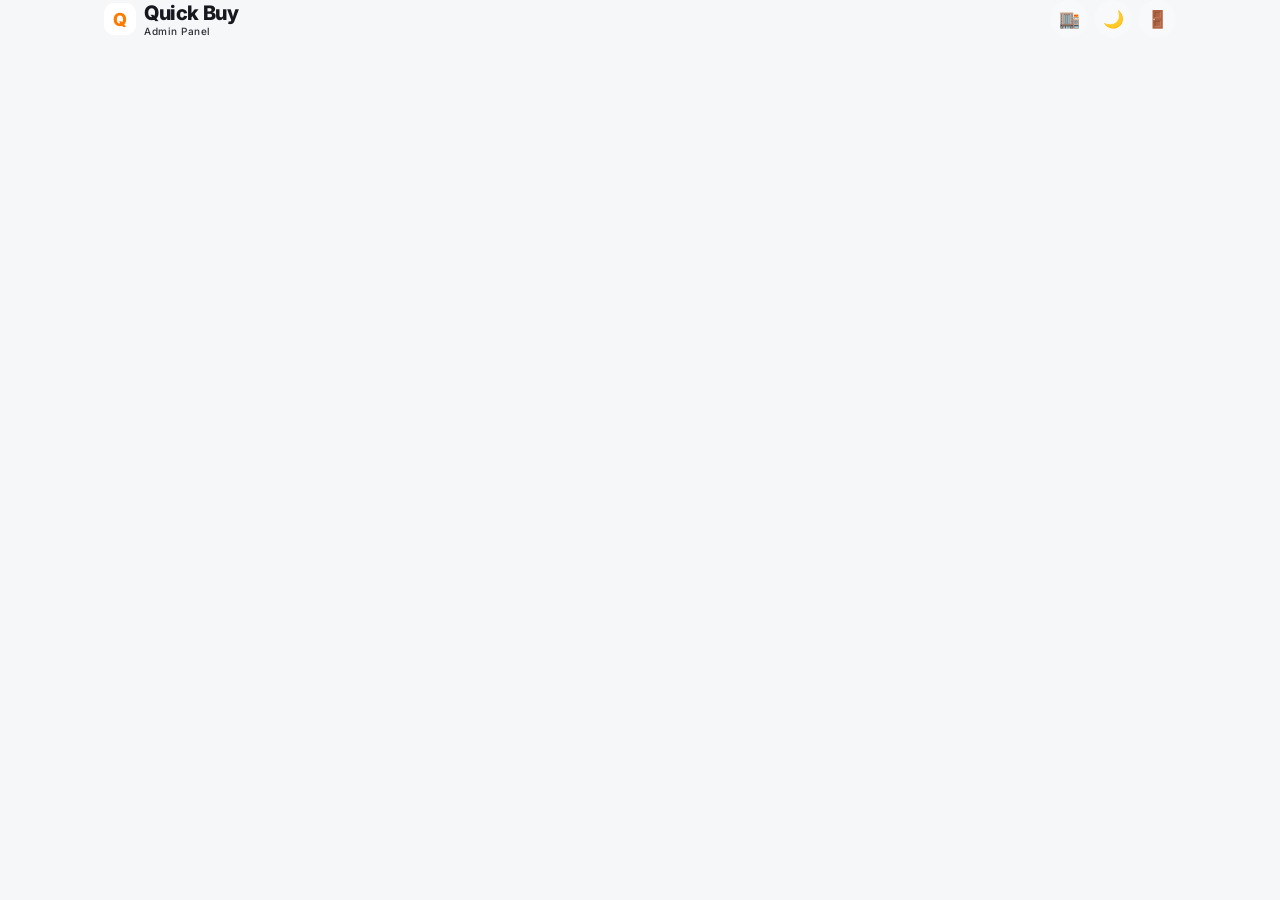
<file: admin.html>
<!DOCTYPE html>
<html lang="en">
<head>
<meta charset="UTF-8" />
<meta name="viewport" content="width=device-width, initial-scale=1, viewport-fit=cover" />
<title>Admin Panel — Quick Buy</title>
<meta name="description" content="Quick Buy admin panel: manage products, categories, orders, users, notifications and store settings." />
<meta name="robots" content="noindex" />
<link rel="stylesheet" href="style.css" />
</head>
<body class="admin" data-page="admin">

<header class="admin-header">
  <div class="container header-row">
    <div class="logo" id="adminBrand">
      <span class="logo-mark">Q</span><span>Quick Buy<small>Admin Panel</small></span>
    </div>
    <div class="header-actions" style="margin-left:auto;display:flex;gap:6px">
      <a class="icon-btn" href="index.html" aria-label="Open store">🏬</a>
      <button class="icon-btn" data-theme-icon onclick="toggleTheme()" aria-label="Toggle dark mode">🌙</button>
      <button class="icon-btn" onclick="adminLogout()" aria-label="Logout">🚪</button>
    </div>
  </div>
</header>

<main class="container">

  <!-- Login -->
  <section id="adminLogin" style="display:none">
    <div class="panel admin-login">
      <div class="lock">🔐</div>
      <h1 class="page-title center" style="margin:8px 0 4px;font-size:20px">Admin Login</h1>
      <p class="muted center" style="margin:0 0 16px">Sign in to manage your Quick Buy store.</p>
      <form id="adminLoginForm">
        <div class="field"><label>Email</label><input id="adEmail" type="email" required placeholder="admin@quickbuy.com" /></div>
        <div class="field"><label>Password</label><input id="adPass" type="password" required placeholder="••••••••" /></div>
        <button class="btn block lg" type="submit">Login as Admin</button>
      </form>
      <p class="muted center" style="margin-top:14px">Default: <b>admin@quickbuy.com</b> / <b>admin123</b></p>
      <p class="center" style="margin-top:10px"><a class="muted" href="index.html">← Back to store</a></p>
    </div>
  </section>

  <!-- Panel -->
  <section id="adminApp" style="display:none">
    <div class="admin-tabs">
      <button class="admin-tab on" data-tab="dashboard" onclick="adminTab('dashboard')">📊 Dashboard</button>
      <button class="admin-tab" data-tab="products" onclick="adminTab('products')">📦 Products</button>
      <button class="admin-tab" data-tab="categories" onclick="adminTab('categories')">🗂️ Categories</button>
      <button class="admin-tab" data-tab="orders" onclick="adminTab('orders')">🧾 Orders</button>
      <button class="admin-tab" data-tab="users" onclick="adminTab('users')">👥 Users</button>
      <button class="admin-tab" data-tab="notifications" onclick="adminTab('notifications')">🔔 Notifications</button>
      <button class="admin-tab" data-tab="settings" onclick="adminTab('settings')">⚙️ Settings</button>
    </div>
    <div id="adminView"></div>
    <p class="muted center" style="margin:26px 0">Quick Buy Admin v1.0</p>
  </section>

</main>

<script src="script.js"></script>
<script>initAdmin();</script>
</body>
</html>
</file>
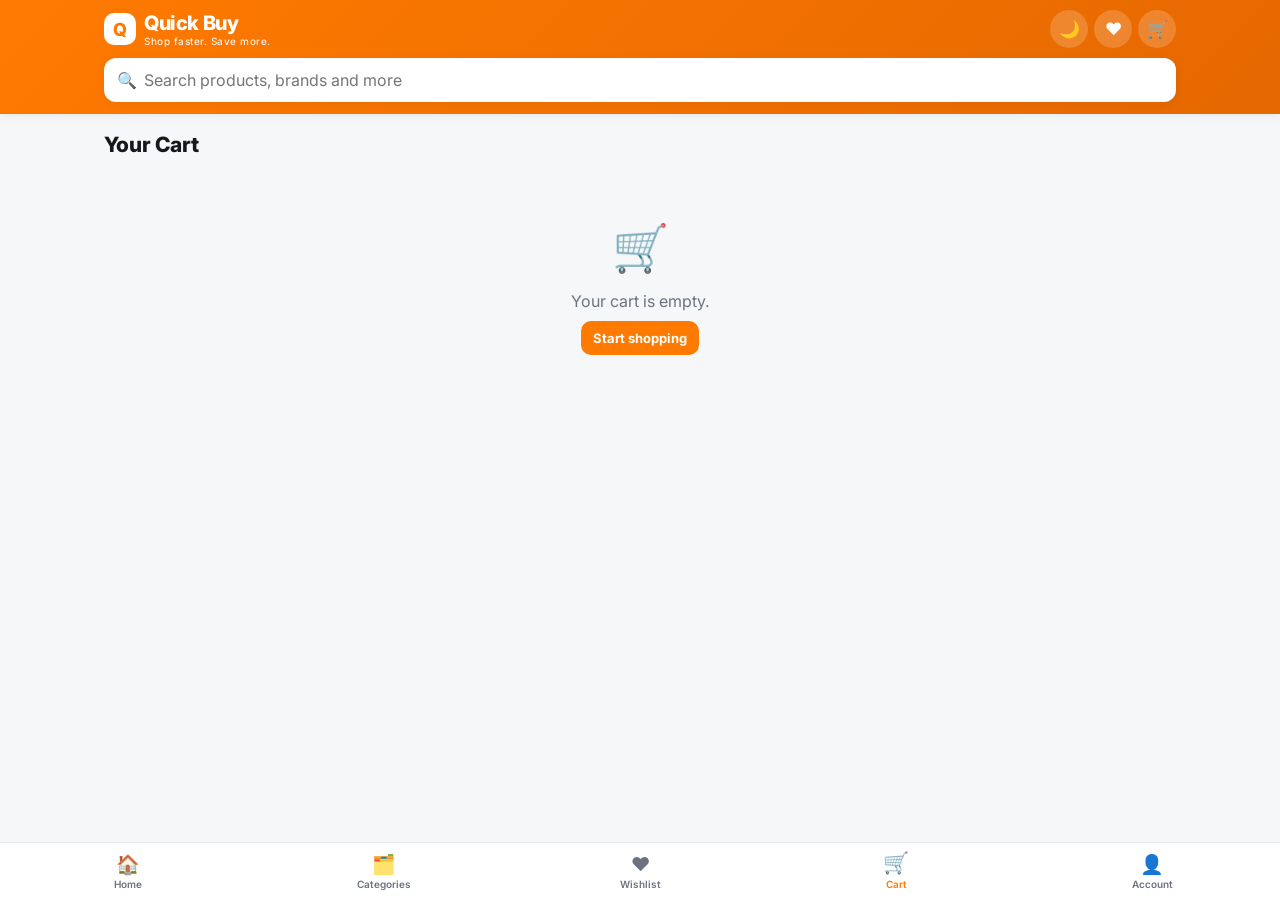
<file: cart.html>
<!DOCTYPE html>
<html lang="en">
<head>
<meta charset="UTF-8" />
<meta name="viewport" content="width=device-width, initial-scale=1, viewport-fit=cover" />
<title>Your Cart — Quick Buy</title>
<meta name="description" content="Review items in your Quick Buy cart and proceed to secure checkout." />
<link rel="stylesheet" href="style.css" />
</head>
<body data-page="cart">
<div id="header-slot"></div>
<main class="container">
  <h1 class="page-title">Your Cart</h1>
  <div id="cartList"></div>
  <div id="cartSummary" style="margin-top:14px"></div>
</main>
<div id="nav-slot"></div>
<script src="script.js"></script>
<script>mountChrome("cart"); renderCart();</script>
</body>
</html>
</file>
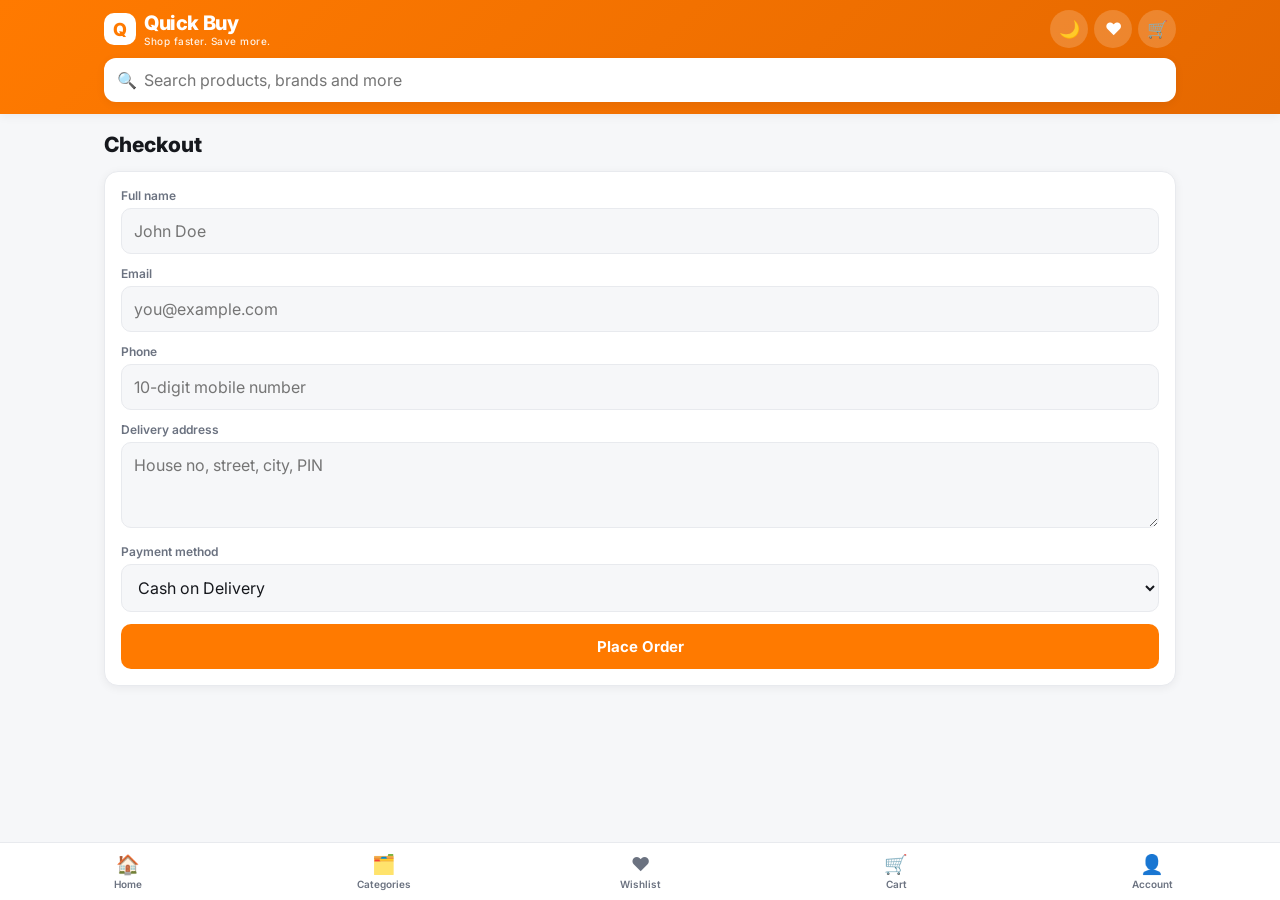
<file: checkout.html>
<!DOCTYPE html>
<html lang="en">
<head>
<meta charset="UTF-8" />
<meta name="viewport" content="width=device-width, initial-scale=1, viewport-fit=cover" />
<title>Checkout — Quick Buy</title>
<meta name="description" content="Enter your delivery details and place your Quick Buy order securely." />
<link rel="stylesheet" href="style.css" />
</head>
<body data-page="checkout">
<div id="header-slot"></div>
<main class="container" id="checkoutBody">
  <h1 class="page-title">Checkout</h1>
  <div id="checkoutSummary"></div>
  <form class="panel" id="checkoutForm" style="margin-top:14px">
    <div class="field"><label for="coName">Full name</label><input id="coName" required placeholder="John Doe" /></div>
    <div class="field"><label for="coEmail">Email</label><input id="coEmail" type="email" required placeholder="you@example.com" /></div>
    <div class="field"><label for="coPhone">Phone</label><input id="coPhone" type="tel" required pattern="[0-9]{10}" placeholder="10-digit mobile number" /></div>
    <div class="field"><label for="coAddress">Delivery address</label><textarea id="coAddress" rows="3" required placeholder="House no, street, city, PIN"></textarea></div>
    <div class="field"><label for="coPayment">Payment method</label>
      <select id="coPayment">
        <option>Cash on Delivery</option>
        <option>UPI</option>
        <option>Credit / Debit Card</option>
        <option>Net Banking</option>
      </select>
    </div>
    <button class="btn block lg" type="submit">Place Order</button>
  </form>
</main>
<div id="nav-slot"></div>
<script src="script.js"></script>
<script>mountChrome("checkout"); renderCheckout();</script>
</body>
</html>
</file>
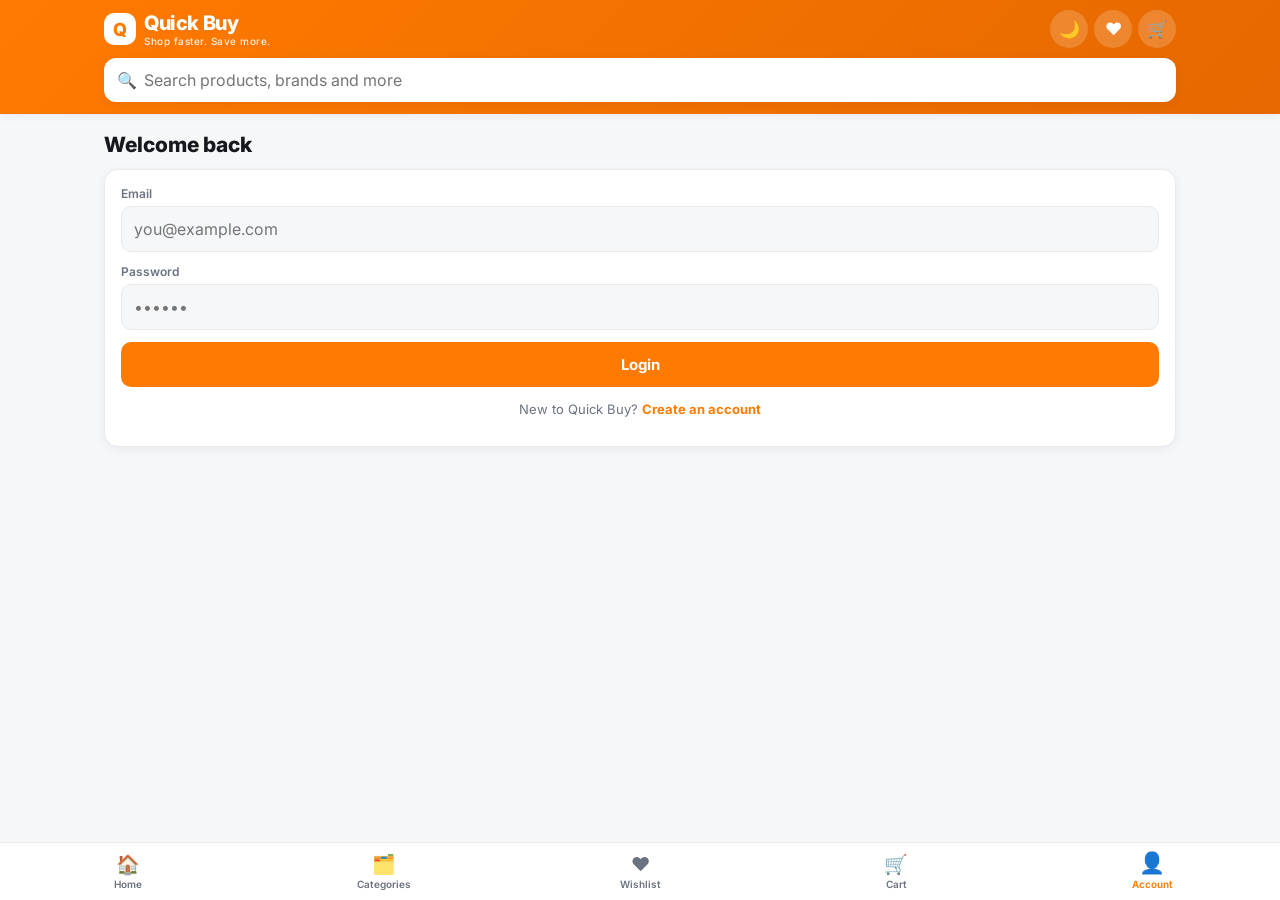
<file: login.html>
<!DOCTYPE html>
<html lang="en">
<head>
<meta charset="UTF-8" />
<meta name="viewport" content="width=device-width, initial-scale=1, viewport-fit=cover" />
<title>Login — Quick Buy</title>
<meta name="description" content="Login to your Quick Buy account to track orders and access your wishlist." />
<link rel="stylesheet" href="style.css" />
</head>
<body data-page="login">
<div id="header-slot"></div>
<main class="container">
  <h1 class="page-title">Welcome back</h1>
  <form class="panel" id="loginForm">
    <div class="field"><label for="lgEmail">Email</label><input id="lgEmail" type="email" required placeholder="you@example.com" /></div>
    <div class="field"><label for="lgPass">Password</label><input id="lgPass" type="password" required placeholder="••••••" /></div>
    <button class="btn block lg" type="submit">Login</button>
    <p class="muted center" style="margin-top:14px">New to Quick Buy? <a href="register.html" style="color:var(--orange);font-weight:700">Create an account</a></p>
  </form>
</main>
<div id="nav-slot"></div>
<script src="script.js"></script>
<script>mountChrome("account"); initLogin();</script>
</body>
</html>
</file>
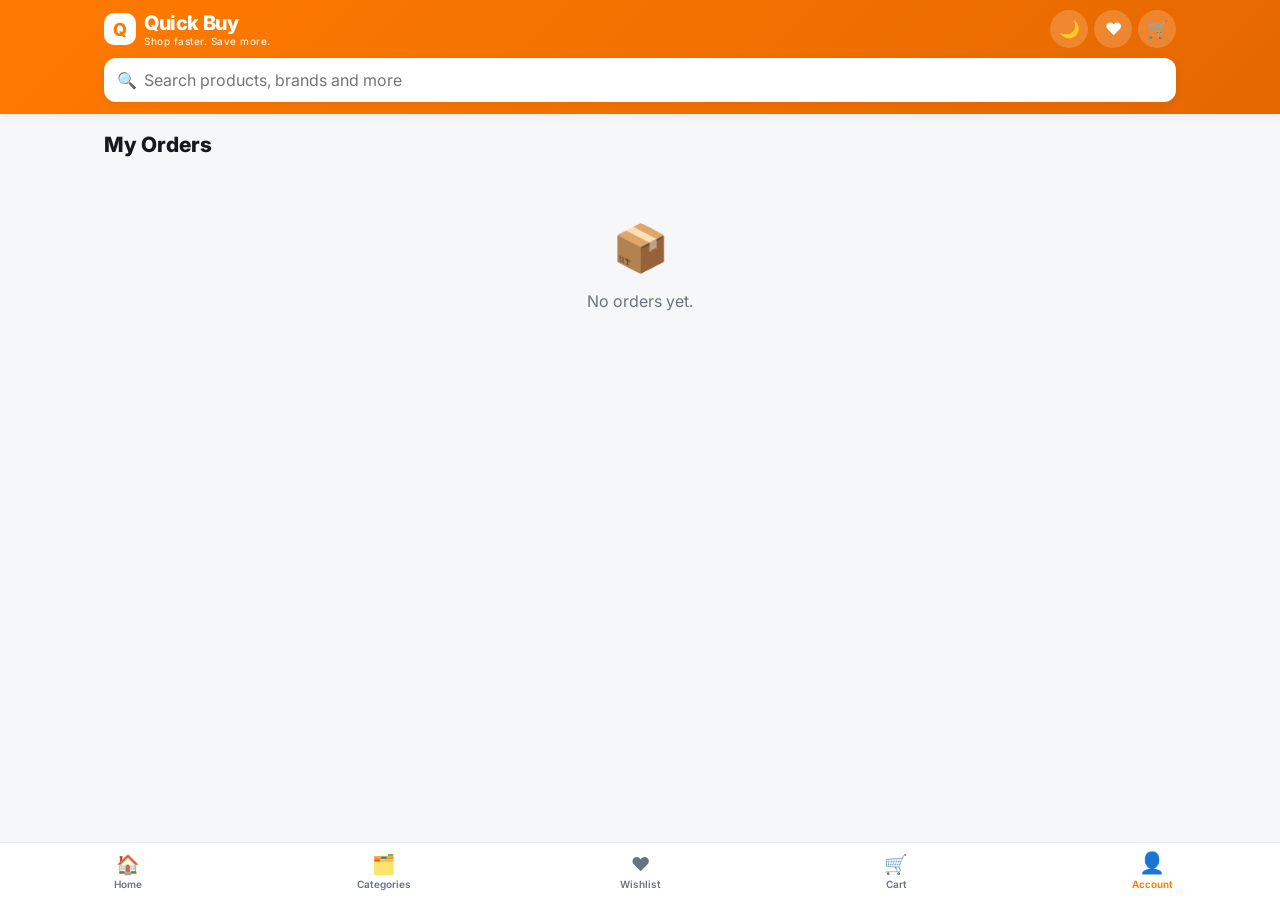
<file: orders.html>
<!DOCTYPE html>
<html lang="en">
<head>
<meta charset="UTF-8" />
<meta name="viewport" content="width=device-width, initial-scale=1, viewport-fit=cover" />
<title>My Orders — Quick Buy</title>
<meta name="description" content="Track your Quick Buy orders, delivery status and past purchases." />
<link rel="stylesheet" href="style.css" />
</head>
<body data-page="orders">
<div id="header-slot"></div>
<main class="container">
  <h1 class="page-title">My Orders</h1>
  <div id="ordersList"></div>
</main>
<div id="nav-slot"></div>
<script src="script.js"></script>
<script>mountChrome("account"); renderOrders();</script>
</body>
</html>
</file>
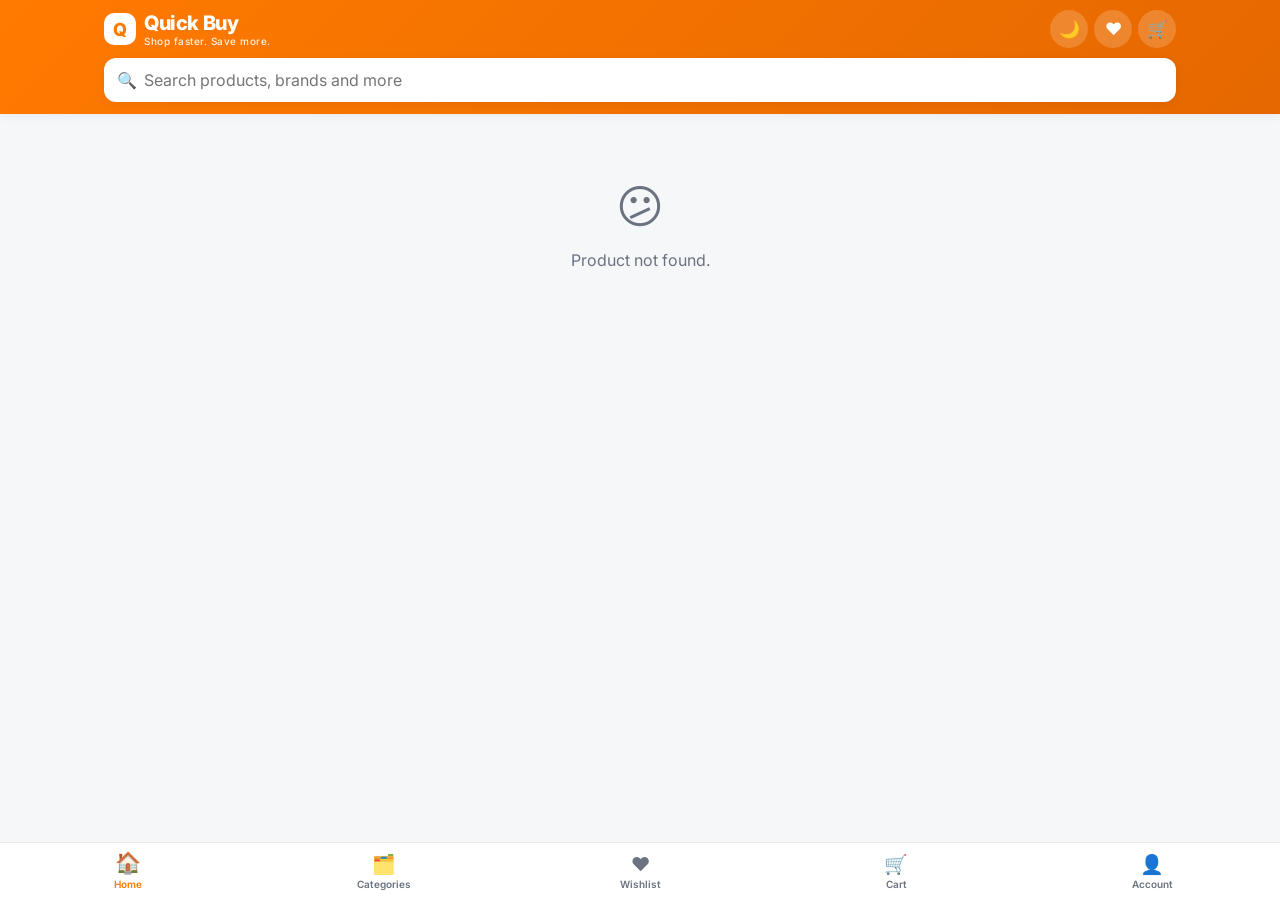
<file: product.html>
<!DOCTYPE html>
<html lang="en">
<head>
<meta charset="UTF-8" />
<meta name="viewport" content="width=device-width, initial-scale=1, viewport-fit=cover" />
<title>Product Details — Quick Buy</title>
<meta name="description" content="Product details, price, ratings and reviews on Quick Buy." />
<link rel="stylesheet" href="style.css" />
</head>
<body data-page="product">
<div id="header-slot"></div>
<main class="container" id="pd" style="padding-top:14px"></main>
<div id="nav-slot"></div>
<script src="script.js"></script>
<script>mountChrome("home"); renderProduct();</script>
</body>
</html>
</file>
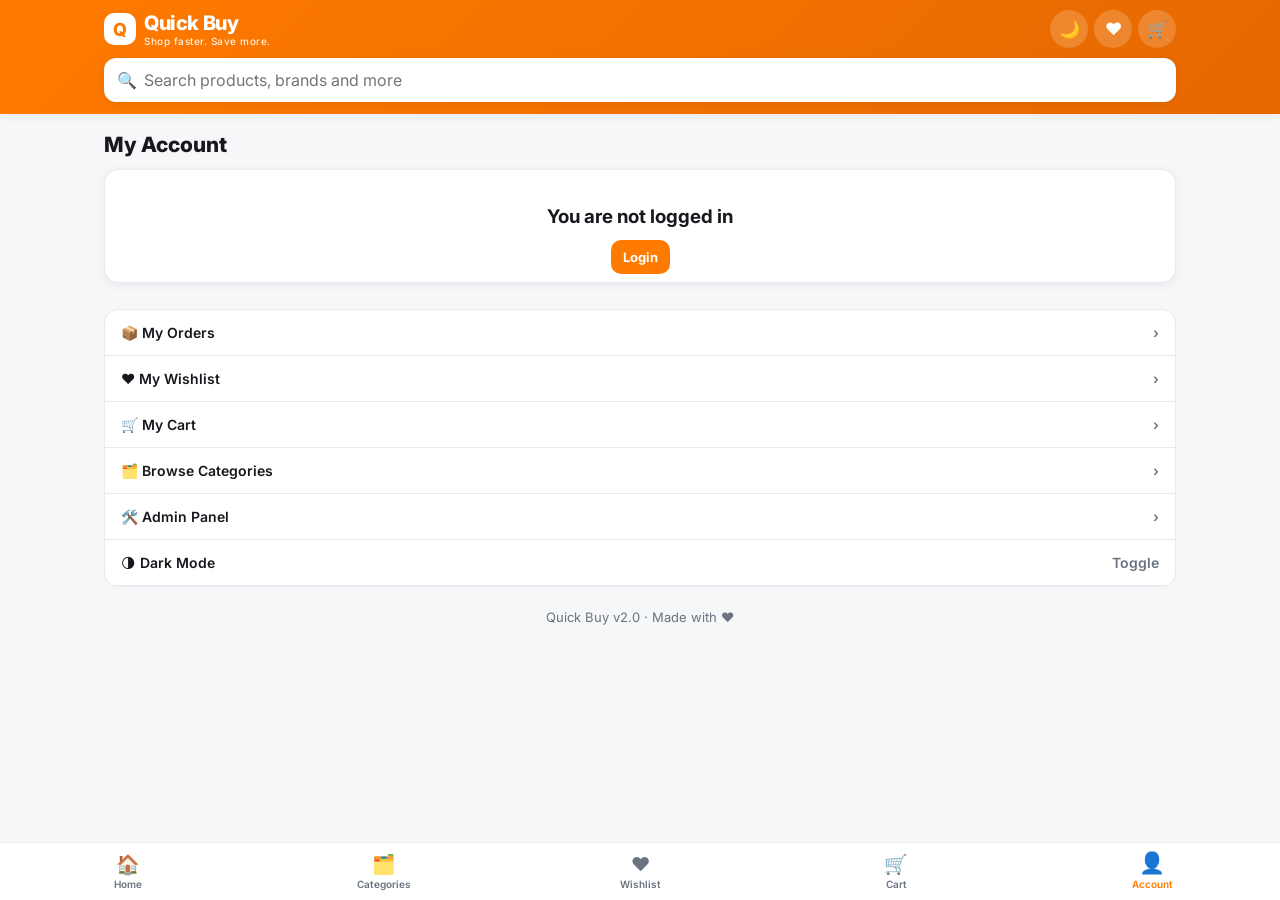
<file: profile.html>
<!DOCTYPE html>
<html lang="en">
<head>
<meta charset="UTF-8" />
<meta name="viewport" content="width=device-width, initial-scale=1, viewport-fit=cover" />
<title>My Account — Quick Buy</title>
<meta name="description" content="Manage your Quick Buy profile, orders, wishlist and app preferences." />
<link rel="stylesheet" href="style.css" />
</head>
<body data-page="profile">
<div id="header-slot"></div>

<main class="container">
  <h1 class="page-title">My Account</h1>

  <div id="profileBox"></div>

  <div id="profileStats" style="display:grid;grid-template-columns:repeat(3,1fr);gap:10px;margin-top:12px"></div>

  <div class="menu-list">
    <a href="orders.html">📦 My Orders <span class="arrow">›</span></a>
    <a href="wishlist.html">❤️ My Wishlist <span class="arrow">›</span></a>
    <a href="cart.html">🛒 My Cart <span class="arrow">›</span></a>
    <a href="categories.html">🗂️ Browse Categories <span class="arrow">›</span></a>

    <!-- New Admin Panel Link -->
    <a href="admin.html">🛠️ Admin Panel <span class="arrow">›</span></a>

    <button data-theme-icon-wrap onclick="toggleTheme()">
      🌗 Dark Mode <span class="arrow">Toggle</span>
    </button>

    <button id="logoutBtn" onclick="logout()" style="color:var(--red);display:none">
      🚪 Logout <span class="arrow">›</span>
    </button>
  </div>

  <p class="muted center" style="margin:22px 0">
    Quick Buy v2.0 · Made with ❤️
  </p>
</main>

<div id="nav-slot"></div>

<script src="script.js"></script>
<script>
mountChrome("account");
renderProfile();
</script>

</body>
</html>
</file>
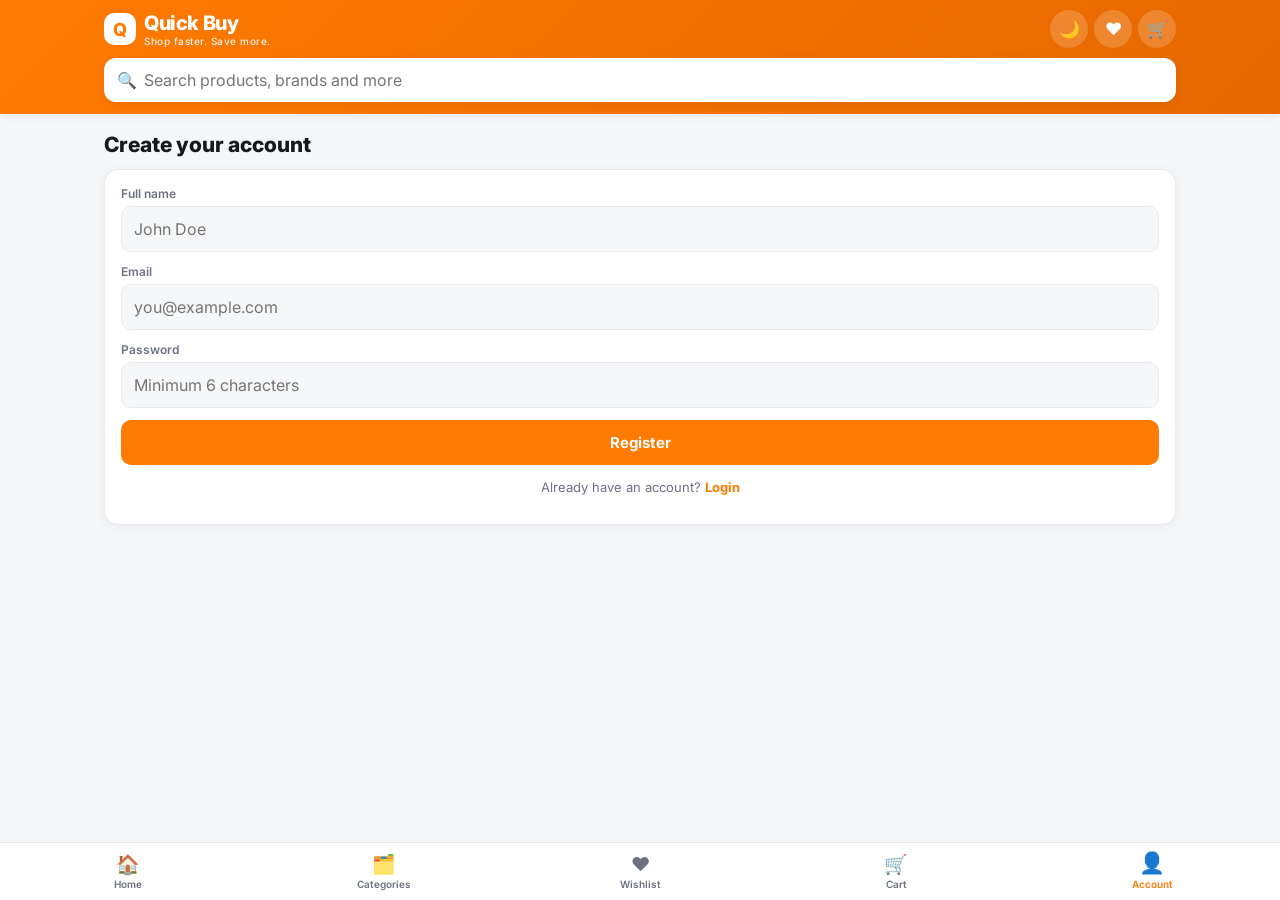
<file: register.html>
<!DOCTYPE html>
<html lang="en">
<head>
<meta charset="UTF-8" />
<meta name="viewport" content="width=device-width, initial-scale=1, viewport-fit=cover" />
<title>Create Account — Quick Buy</title>
<meta name="description" content="Register a free Quick Buy account for faster checkout and order tracking." />
<link rel="stylesheet" href="style.css" />
</head>
<body data-page="register">
<div id="header-slot"></div>
<main class="container">
  <h1 class="page-title">Create your account</h1>
  <form class="panel" id="registerForm">
    <div class="field"><label for="rgName">Full name</label><input id="rgName" required placeholder="John Doe" /></div>
    <div class="field"><label for="rgEmail">Email</label><input id="rgEmail" type="email" required placeholder="you@example.com" /></div>
    <div class="field"><label for="rgPass">Password</label><input id="rgPass" type="password" required placeholder="Minimum 6 characters" /></div>
    <button class="btn block lg" type="submit">Register</button>
    <p class="muted center" style="margin-top:14px">Already have an account? <a href="login.html" style="color:var(--orange);font-weight:700">Login</a></p>
  </form>
</main>
<div id="nav-slot"></div>
<script src="script.js"></script>
<script>mountChrome("account"); initRegister();</script>
</body>
</html>
</file>
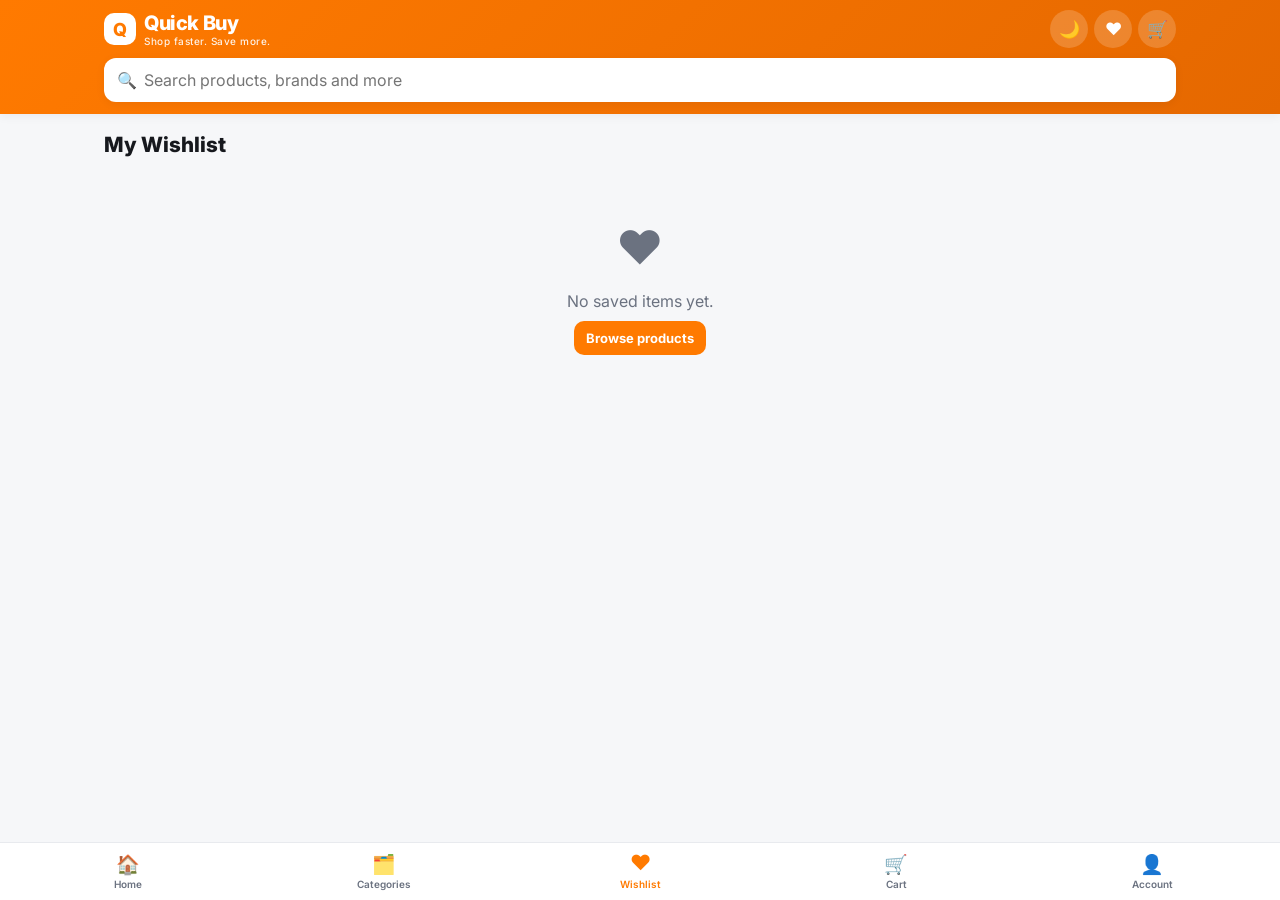
<file: wishlist.html>
<!DOCTYPE html>
<html lang="en">
<head>
<meta charset="UTF-8" />
<meta name="viewport" content="width=device-width, initial-scale=1, viewport-fit=cover" />
<title>Wishlist — Quick Buy</title>
<meta name="description" content="All the Quick Buy products you saved for later, in one place." />
<link rel="stylesheet" href="style.css" />
</head>
<body data-page="wishlist">
<div id="header-slot"></div>
<main class="container">
  <h1 class="page-title">My Wishlist</h1>
  <div id="wishGrid"></div>
</main>
<div id="nav-slot"></div>
<script src="script.js"></script>
<script>mountChrome("wishlist"); renderWishlist();</script>
</body>
</html>
</file>
<file: style.css>
/* ===== Quick Buy — professional mobile-first theme ===== */
@import url("https://fonts.googleapis.com/css2?family=Inter:wght@400;500;600;700;800&display=swap");

:root {
  --orange: #ff7a00;
  --orange-dark: #e56800;
  --orange-soft: #fff2e5;
  --bg: #f6f7f9;
  --surface: #ffffff;
  --text: #16181d;
  --muted: #6b7280;
  --border: #e8eaee;
  --green: #16a34a;
  --red: #e11d48;
  --radius: 14px;
  --shadow: 0 2px 10px rgba(16, 24, 40, 0.06);
  --shadow-lg: 0 10px 30px rgba(16, 24, 40, 0.12);
  --header-h: 108px;
}

html[data-theme="dark"] {
  --orange: #ff8c1a;
  --orange-dark: #ff7a00;
  --orange-soft: #33240f;
  --bg: #0e1116;
  --surface: #171b22;
  --text: #f2f4f7;
  --muted: #9aa3b2;
  --border: #262c36;
  --shadow: 0 2px 10px rgba(0, 0, 0, 0.4);
  --shadow-lg: 0 10px 30px rgba(0, 0, 0, 0.55);
}

* { box-sizing: border-box; -webkit-tap-highlight-color: transparent; }

body {
  margin: 0;
  font-family: Inter, system-ui, -apple-system, "Segoe UI", sans-serif;
  background: var(--bg);
  color: var(--text);
  padding-bottom: 78px;
  transition: background .25s ease, color .25s ease;
}

a { color: inherit; text-decoration: none; }
img { display: block; max-width: 100%; }
button, input, select, textarea { font: inherit; }

.container { max-width: 1100px; margin: 0 auto; padding: 0 14px; }

/* ===== Header ===== */
.app-header {
  position: sticky; top: 0; z-index: 50;
  background: linear-gradient(135deg, var(--orange), var(--orange-dark));
  color: #fff;
  padding: 10px 0 12px;
  box-shadow: var(--shadow);
}
.header-row { display: flex; align-items: center; gap: 12px; }
.logo { display: flex; align-items: center; gap: 8px; font-weight: 800; font-size: 20px; letter-spacing: -.4px; }
.logo-mark {
  width: 32px; height: 32px; border-radius: 10px; background: #fff; color: var(--orange);
  display: grid; place-items: center; font-size: 18px; font-weight: 800; flex-shrink: 0;
}
.logo small { display: block; font-size: 10px; font-weight: 500; opacity: .9; letter-spacing: .5px; }
.header-actions { margin-left: auto; display: flex; align-items: center; gap: 6px; }
.icon-btn {
  width: 38px; height: 38px; border-radius: 50%; border: 0; cursor: pointer;
  background: rgba(255,255,255,.18); color: #fff; font-size: 17px;
  display: grid; place-items: center; position: relative; transition: transform .15s, background .2s;
}
.icon-btn:active { transform: scale(.9); }
.badge {
  position: absolute; top: -3px; right: -3px; min-width: 18px; height: 18px; padding: 0 4px;
  border-radius: 9px; background: #fff; color: var(--orange);
  font-size: 11px; font-weight: 700; display: grid; place-items: center;
}
.search-wrap { margin-top: 10px; position: relative; }
.search-wrap input {
  width: 100%; border: 0; border-radius: 12px; padding: 12px 14px 12px 40px;
  background: #fff; color: #16181d; outline: none; box-shadow: var(--shadow);
}
.search-wrap .s-icon { position: absolute; left: 13px; top: 50%; transform: translateY(-50%); color: #98a2b3; }

/* ===== Sections ===== */
.section { margin-top: 22px; }
.section-head { display: flex; align-items: center; justify-content: space-between; margin-bottom: 10px; }
.section-head h2 { margin: 0; font-size: 17px; font-weight: 800; letter-spacing: -.3px; }
.section-head .link { color: var(--orange); font-size: 13px; font-weight: 600; }

/* ===== Banner slider ===== */
.slider { margin-top: 16px; border-radius: var(--radius); overflow: hidden; box-shadow: var(--shadow); position: relative; }
.slides { display: flex; transition: transform .55s cubic-bezier(.4,0,.2,1); }
.slide { min-width: 100%; position: relative; }
.slide img { width: 100%; height: 170px; object-fit: cover; }
.slide-caption {
  position: absolute; inset: auto 0 0 0; padding: 14px;
  background: linear-gradient(transparent, rgba(0,0,0,.65)); color: #fff;
}
.slide-caption strong { display: block; font-size: 17px; }
.slide-caption span { font-size: 12px; opacity: .9; }
.dots { position: absolute; bottom: 8px; right: 12px; display: flex; gap: 5px; }
.dots i { width: 7px; height: 7px; border-radius: 50%; background: rgba(255,255,255,.5); transition: .3s; }
.dots i.on { background: #fff; width: 18px; border-radius: 4px; }

/* ===== Categories ===== */
.cats { display: grid; grid-template-columns: repeat(4, 1fr); gap: 10px; }
.cat {
  background: var(--surface); border: 1px solid var(--border); border-radius: var(--radius);
  padding: 12px 6px; text-align: center; transition: transform .18s, box-shadow .2s; cursor: pointer;
}
.cat:active { transform: scale(.95); }
.cat:hover { box-shadow: var(--shadow); }
.cat .emoji { font-size: 24px; }
.cat span { display: block; margin-top: 6px; font-size: 11px; font-weight: 600; color: var(--muted); }

/* ===== Product grid & cards ===== */
.grid { display: grid; grid-template-columns: repeat(2, 1fr); gap: 12px; }
.rail { display: flex; gap: 12px; overflow-x: auto; padding-bottom: 6px; scroll-snap-type: x mandatory; scrollbar-width: none; }
.rail::-webkit-scrollbar { display: none; }
.rail .card { min-width: 158px; scroll-snap-align: start; }

.card {
  background: var(--surface); border: 1px solid var(--border); border-radius: var(--radius);
  overflow: hidden; display: flex; flex-direction: column; position: relative;
  animation: fadeUp .35s ease both; transition: transform .18s, box-shadow .25s;
}
.card:hover { transform: translateY(-3px); box-shadow: var(--shadow-lg); }
.card-img { position: relative; background: var(--orange-soft); }
.card-img img { width: 100%; height: 140px; object-fit: cover; }
.off-tag {
  position: absolute; top: 8px; left: 8px; background: var(--red); color: #fff;
  font-size: 11px; font-weight: 700; padding: 3px 7px; border-radius: 6px;
}
.wish-btn {
  position: absolute; top: 6px; right: 6px; width: 32px; height: 32px; border-radius: 50%;
  border: 0; background: rgba(255,255,255,.92); color: #98a2b3; cursor: pointer; font-size: 15px;
  display: grid; place-items: center; transition: transform .15s;
}
.wish-btn.on { color: var(--red); }
.wish-btn:active { transform: scale(.85); }
.card-body { padding: 10px; display: flex; flex-direction: column; gap: 5px; flex: 1; }
.card-name { font-size: 13px; font-weight: 600; line-height: 1.35; display: -webkit-box; -webkit-line-clamp: 2; -webkit-box-orient: vertical; overflow: hidden; }
.rating { display: flex; align-items: center; gap: 5px; font-size: 11px; color: var(--muted); }
.stars { background: var(--green); color: #fff; padding: 1px 5px; border-radius: 4px; font-weight: 700; font-size: 10px; }
.price-row { display: flex; align-items: baseline; gap: 6px; flex-wrap: wrap; }
.price { font-size: 15px; font-weight: 800; }
.mrp { font-size: 12px; color: var(--muted); text-decoration: line-through; }
.off { font-size: 12px; color: var(--green); font-weight: 700; }
.btn {
  border: 0; border-radius: 10px; padding: 9px 12px; font-weight: 700; font-size: 13px;
  cursor: pointer; background: var(--orange); color: #fff; transition: transform .15s, filter .2s;
}
.btn:active { transform: scale(.96); }
.btn:hover { filter: brightness(1.05); }
.btn.block { width: 100%; }
.btn.ghost { background: var(--orange-soft); color: var(--orange); }
.btn.outline { background: transparent; color: var(--text); border: 1px solid var(--border); }
.btn.lg { padding: 13px; font-size: 15px; }

@keyframes fadeUp { from { opacity: 0; transform: translateY(10px); } to { opacity: 1; transform: none; } }

/* ===== Panels / forms ===== */
.panel { background: var(--surface); border: 1px solid var(--border); border-radius: var(--radius); padding: 16px; box-shadow: var(--shadow); }
.page-title { font-size: 21px; font-weight: 800; margin: 18px 0 12px; }
.field { margin-bottom: 12px; }
.field label { display: block; font-size: 12px; font-weight: 600; color: var(--muted); margin-bottom: 5px; }
.field input, .field select, .field textarea {
  width: 100%; padding: 12px; border-radius: 10px; border: 1px solid var(--border);
  background: var(--bg); color: var(--text); outline: none; transition: border-color .2s;
}
.field input:focus { border-color: var(--orange); }
.muted { color: var(--muted); font-size: 13px; }
.center { text-align: center; }
.empty { text-align: center; padding: 50px 16px; color: var(--muted); }
.empty .big { font-size: 46px; }

/* ===== Cart / list rows ===== */
.row-item { display: flex; gap: 12px; padding: 12px; background: var(--surface); border: 1px solid var(--border); border-radius: var(--radius); margin-bottom: 10px; animation: fadeUp .3s ease both; }
.row-item img { width: 78px; height: 78px; border-radius: 10px; object-fit: cover; flex-shrink: 0; }
.row-item .info { flex: 1; min-width: 0; }
.qty { display: inline-flex; align-items: center; gap: 10px; border: 1px solid var(--border); border-radius: 8px; padding: 3px 8px; }
.qty button { border: 0; background: none; color: var(--orange); font-size: 16px; font-weight: 800; cursor: pointer; }
.link-danger { background: none; border: 0; color: var(--red); font-size: 12px; font-weight: 600; cursor: pointer; padding: 0; }
.summary-line { display: flex; justify-content: space-between; padding: 6px 0; font-size: 14px; }
.summary-line.total { font-weight: 800; font-size: 17px; border-top: 1px dashed var(--border); margin-top: 6px; padding-top: 10px; }

/* ===== Bottom nav ===== */
.bottom-nav {
  position: fixed; bottom: 0; left: 0; right: 0; z-index: 60;
  background: var(--surface); border-top: 1px solid var(--border);
  display: grid; grid-template-columns: repeat(5, 1fr);
  padding: 6px 0 calc(6px + env(safe-area-inset-bottom));
}
.bottom-nav a { display: grid; justify-items: center; gap: 2px; font-size: 10px; font-weight: 600; color: var(--muted); position: relative; padding: 4px 0; }
.bottom-nav a .ico { font-size: 19px; transition: transform .18s; }
.bottom-nav a.active { color: var(--orange); }
.bottom-nav a.active .ico { transform: translateY(-2px) scale(1.1); }
.nav-badge { position: absolute; top: 0; right: 22%; background: var(--orange); color: #fff; font-size: 9px; font-weight: 700; min-width: 15px; height: 15px; border-radius: 8px; display: grid; place-items: center; padding: 0 3px; }

/* ===== Toast ===== */
.toast-stack { position: fixed; left: 50%; bottom: 92px; transform: translateX(-50%); z-index: 90; display: grid; gap: 8px; width: min(92vw, 380px); }
.toast {
  background: #16181d; color: #fff; border-radius: 12px; padding: 12px 14px; font-size: 13.5px; font-weight: 600;
  box-shadow: var(--shadow-lg); display: flex; align-items: center; gap: 9px;
  animation: toastIn .28s cubic-bezier(.2,.9,.3,1.4) both;
}
.toast.out { animation: toastOut .25s ease both; }
.toast.ok { background: #12291c; border-left: 4px solid var(--green); }
.toast.err { background: #2c1218; border-left: 4px solid var(--red); }
.toast.info { background: #2a1c0c; border-left: 4px solid var(--orange); }
@keyframes toastIn { from { opacity: 0; transform: translateY(16px) scale(.96); } to { opacity: 1; transform: none; } }
@keyframes toastOut { to { opacity: 0; transform: translateY(10px); } }

/* ===== Product details ===== */
.pd-img { border-radius: var(--radius); overflow: hidden; background: var(--surface); box-shadow: var(--shadow); }
.pd-img img { width: 100%; height: 300px; object-fit: cover; }
.pd-actions { position: sticky; bottom: 78px; display: grid; grid-template-columns: 1fr 1fr; gap: 10px; margin-top: 18px; }
.chips { display: flex; gap: 8px; flex-wrap: wrap; }
.chip { background: var(--orange-soft); color: var(--orange); font-size: 12px; font-weight: 700; padding: 5px 10px; border-radius: 20px; }

/* ===== Orders ===== */
.status { font-size: 11px; font-weight: 700; padding: 3px 8px; border-radius: 20px; background: var(--orange-soft); color: var(--orange); }
.status.done { background: rgba(22,163,74,.12); color: var(--green); }

/* ===== Profile ===== */
.avatar { width: 62px; height: 62px; border-radius: 50%; background: linear-gradient(135deg, var(--orange), var(--orange-dark)); color: #fff; display: grid; place-items: center; font-size: 24px; font-weight: 800; }
.menu-list { margin-top: 14px; background: var(--surface); border: 1px solid var(--border); border-radius: var(--radius); overflow: hidden; }
.menu-list a, .menu-list button {
  display: flex; align-items: center; gap: 12px; width: 100%; text-align: left;
  padding: 14px 16px; border: 0; border-bottom: 1px solid var(--border); background: none; color: var(--text);
  font-size: 14px; font-weight: 600; cursor: pointer;
}
.menu-list a:last-child, .menu-list button:last-child { border-bottom: 0; }
.menu-list .arrow { margin-left: auto; color: var(--muted); }

@media (min-width: 720px) {
  .grid { grid-template-columns: repeat(4, 1fr); }
  .cats { grid-template-columns: repeat(8, 1fr); }
  .slide img { height: 280px; }
  .card-img img { height: 180px; }
}
</file>
